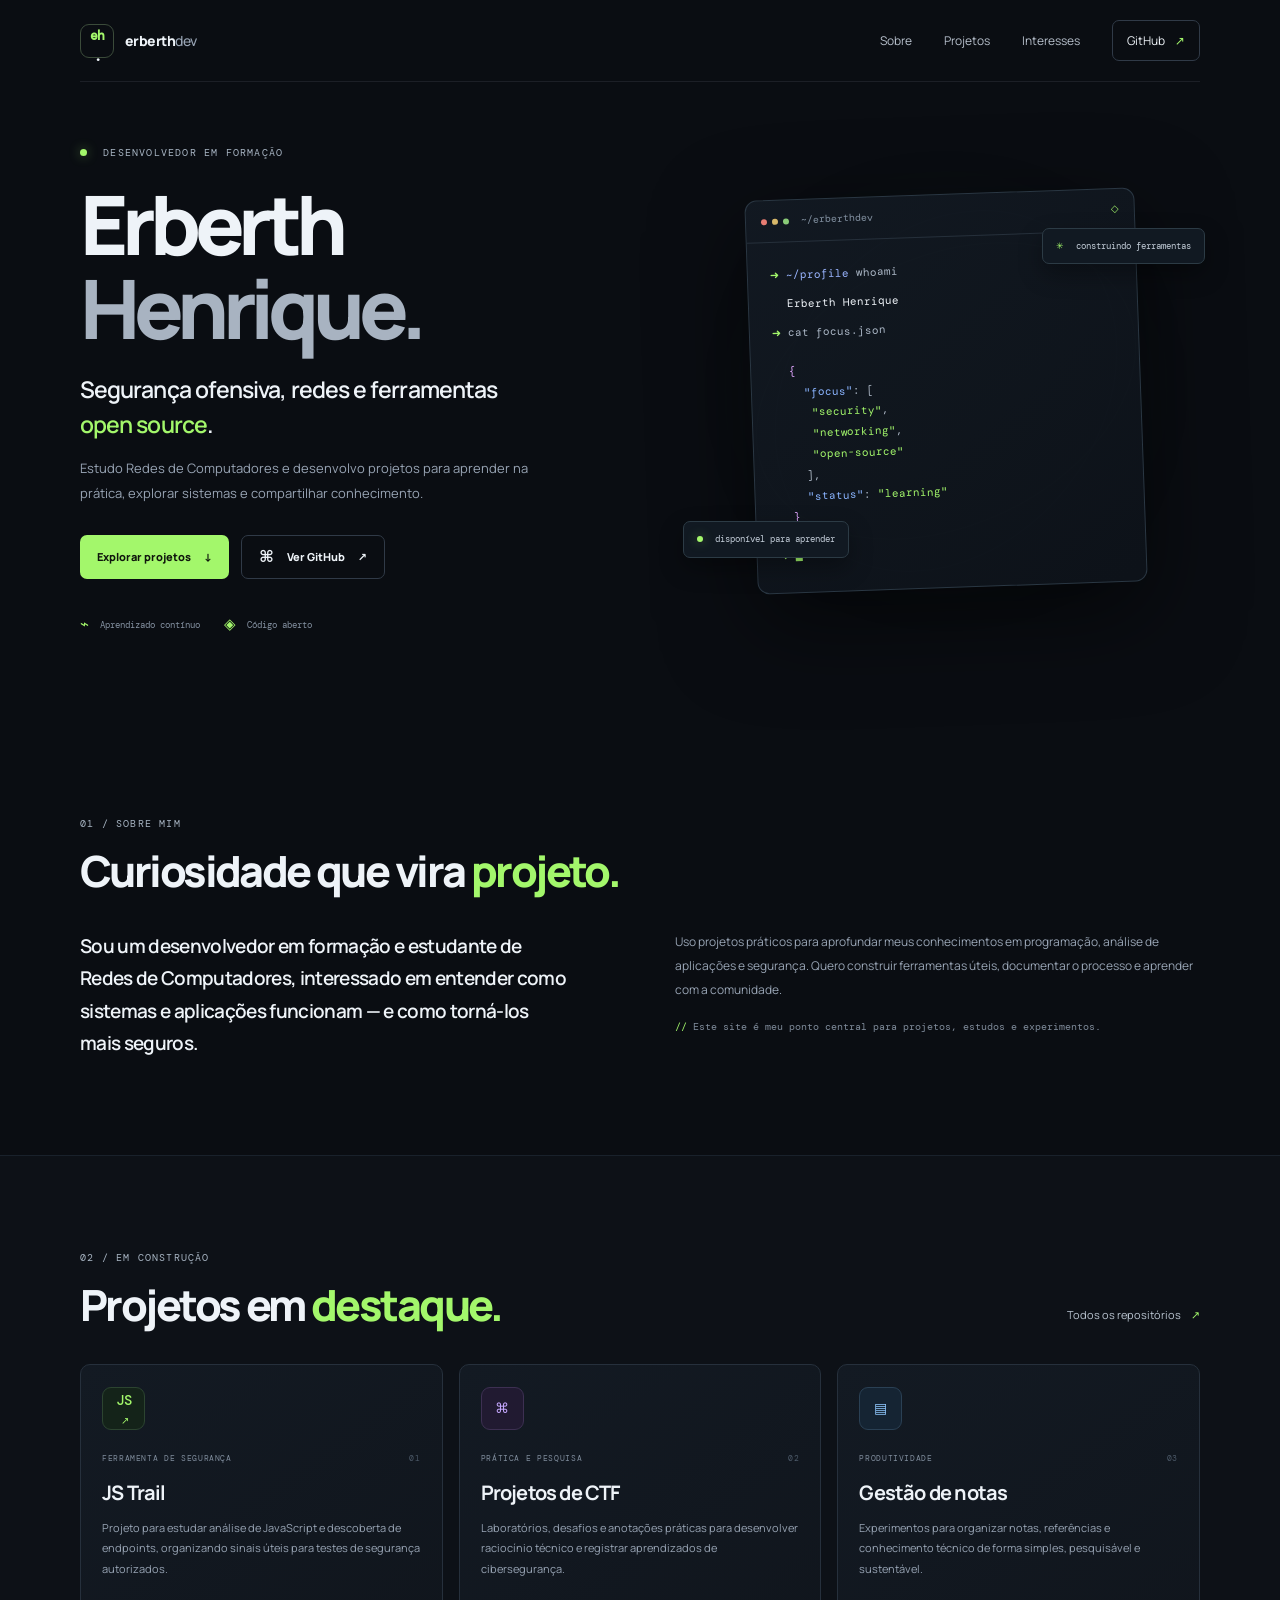
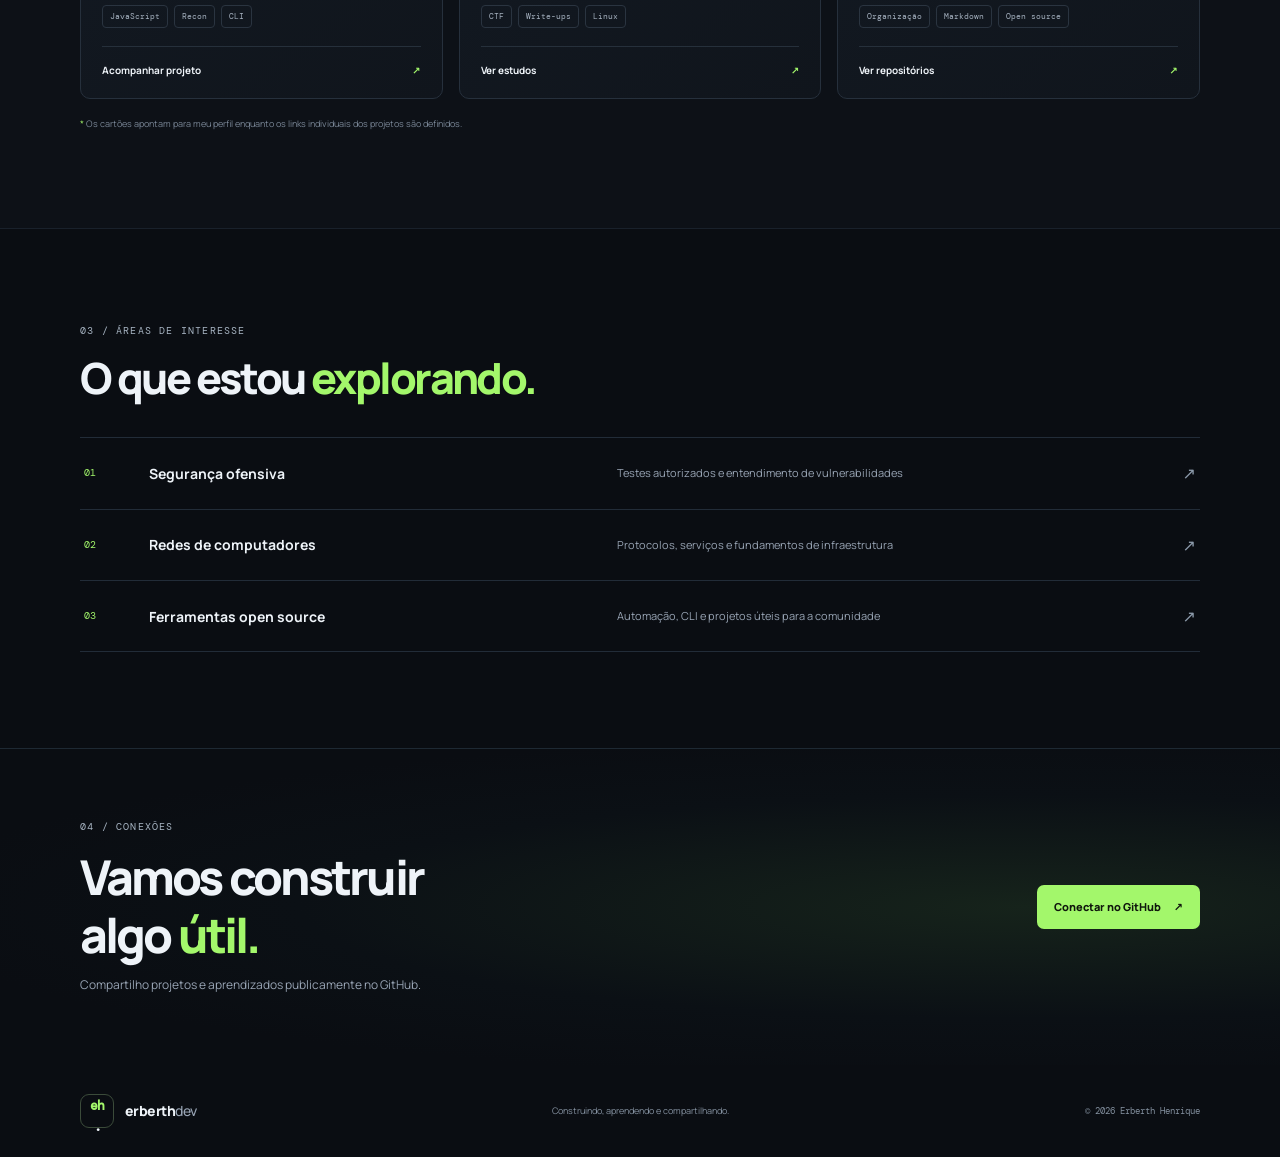
<file: index.html>
<!doctype html>
<html lang="pt-BR">
<head>
  <meta charset="utf-8">
  <meta name="viewport" content="width=device-width, initial-scale=1">
  <meta name="theme-color" content="#0a0d12">
  <meta name="description" content="Site pessoal de Erberth Henrique: desenvolvedor em formação, estudante de Redes de Computadores, interessado em segurança ofensiva e ferramentas open source.">
  <meta name="robots" content="index, follow, max-image-preview:large">
  <link rel="canonical" href="https://erberthdev.github.io/">
  <link rel="icon" href="favicon.svg" type="image/svg+xml">
  <link rel="stylesheet" href="style.css">
  <title>Erberth Henrique — Segurança ofensiva e open source</title>

  <meta property="og:type" content="website">
  <meta property="og:locale" content="pt_BR">
  <meta property="og:site_name" content="Erberth Henrique">
  <meta property="og:title" content="Erberth Henrique — Segurança ofensiva e open source">
  <meta property="og:description" content="Desenvolvedor em formação, estudante de Redes de Computadores e entusiasta de segurança ofensiva e ferramentas open source.">
  <meta property="og:url" content="https://erberthdev.github.io/">
  <meta name="twitter:card" content="summary">

  <script type="application/ld+json">
  {
    "@context": "https://schema.org",
    "@type": "Person",
    "name": "Erberth Henrique",
    "url": "https://erberthdev.github.io/",
    "sameAs": ["https://github.com/erberthdev"],
    "description": "Desenvolvedor em formação e estudante de Redes de Computadores, interessado em segurança ofensiva e ferramentas open source.",
    "knowsAbout": [
      "Segurança ofensiva",
      "Redes de computadores",
      "Ferramentas open source",
      "JavaScript",
      "Capture The Flag (CTF)"
    ]
  }
  </script>
</head>
<body>
  <a class="skip-link" href="#conteudo">Pular para o conteúdo</a>
  <header class="site-header wrap">
    <a class="brand" href="#inicio" aria-label="Erberth Henrique, início"><span class="brand-mark">eh<span>.</span></span><span>erberth<span class="muted">dev</span></span></a>
    <nav aria-label="Navegação principal">
      <a href="#sobre">Sobre</a>
      <a href="#projetos">Projetos</a>
      <a href="#foco">Interesses</a>
      <a class="nav-cta" href="https://github.com/erberthdev" target="_blank" rel="noopener noreferrer">GitHub <span aria-hidden="true">↗</span></a>
    </nav>
  </header>

  <main id="conteudo">
    <section class="hero wrap" id="inicio" aria-labelledby="hero-title">
      <div class="hero-copy">
        <p class="eyebrow"><span class="status-dot"></span> DESENVOLVEDOR EM FORMAÇÃO</p>
        <h1 id="hero-title">Erberth<br><span>Henrique.</span></h1>
        <p class="hero-lede">Segurança ofensiva, redes e ferramentas <span class="accent">open source</span>.</p>
        <p class="hero-text">Estudo Redes de Computadores e desenvolvo projetos para aprender na prática, explorar sistemas e compartilhar conhecimento.</p>
        <div class="hero-actions">
          <a class="button button-primary" href="#projetos">Explorar projetos <span aria-hidden="true">↓</span></a>
          <a class="button button-secondary" href="https://github.com/erberthdev" target="_blank" rel="noopener noreferrer"><span class="github-mark" aria-hidden="true">⌘</span> Ver GitHub <span aria-hidden="true">↗</span></a>
        </div>
        <div class="hero-meta"><span><span class="meta-symbol">⌁</span> Aprendizado contínuo</span><span><span class="meta-symbol">◈</span> Código aberto</span></div>
      </div>
      <div class="hero-visual" aria-label="Ilustração decorativa de terminal">
        <div class="orbit orbit-one"></div><div class="orbit orbit-two"></div>
        <div class="terminal-card">
          <div class="terminal-top"><div class="window-dots"><i></i><i></i><i></i></div><span>~/erberthdev</span><span class="terminal-lock">◇</span></div>
          <div class="terminal-body">
            <p><span class="prompt">➜</span> <span class="path">~/profile</span> whoami</p>
            <p class="terminal-output">Erberth Henrique</p>
            <p><span class="prompt">➜</span> cat focus.json</p>
            <div class="code-block"><span class="brace">{</span><br>&nbsp; <span class="key">"focus"</span>: [<br>&nbsp;&nbsp; <span class="string">"security"</span>,<br>&nbsp;&nbsp; <span class="string">"networking"</span>,<br>&nbsp;&nbsp; <span class="string">"open-source"</span><br>&nbsp; ],<br>&nbsp; <span class="key">"status"</span>: <span class="string">"learning"</span><br><span class="brace">}</span></div>
            <p class="terminal-ready"><span class="prompt">➜</span> <span class="cursor"></span></p>
          </div>
        </div>
        <div class="floating-tag tag-top"><span>✳</span> construindo ferramentas</div>
        <div class="floating-tag tag-bottom"><span class="status-dot"></span> disponível para aprender</div>
      </div>
    </section>

    <section class="section wrap" id="sobre" aria-labelledby="about-title">
      <div class="section-heading"><p class="eyebrow">01 / SOBRE MIM</p><h2 id="about-title">Curiosidade que vira <span class="accent">projeto.</span></h2></div>
      <div class="about-grid"><p class="about-lede">Sou um desenvolvedor em formação e estudante de Redes de Computadores, interessado em entender como sistemas e aplicações funcionam — e como torná-los mais seguros.</p><div class="about-detail"><p>Uso projetos práticos para aprofundar meus conhecimentos em programação, análise de aplicações e segurança. Quero construir ferramentas úteis, documentar o processo e aprender com a comunidade.</p><p class="small-note"><span class="accent">//</span> Este site é meu ponto central para projetos, estudos e experimentos.</p></div></div>
    </section>

    <section class="section projects-section" id="projetos" aria-labelledby="projects-title">
      <div class="wrap">
        <div class="section-heading heading-row"><div><p class="eyebrow">02 / EM CONSTRUÇÃO</p><h2 id="projects-title">Projetos em <span class="accent">destaque.</span></h2></div><a class="text-link" href="https://github.com/erberthdev" target="_blank" rel="noopener noreferrer">Todos os repositórios <span aria-hidden="true">↗</span></a></div>
        <div class="project-grid">
          <article class="project-card"><div class="project-icon icon-green">JS<span>↗</span></div><div class="project-topline"><span class="project-type">FERRAMENTA DE SEGURANÇA</span><span class="project-number">01</span></div><h3>JS Trail</h3><p>Projeto para estudar análise de JavaScript e descoberta de endpoints, organizando sinais úteis para testes de segurança autorizados.</p><div class="tags"><span>JavaScript</span><span>Recon</span><span>CLI</span></div><a class="card-link" href="https://github.com/erberthdev" target="_blank" rel="noopener noreferrer" aria-label="Ver repositórios de Erberth Henrique no GitHub">Acompanhar projeto <span aria-hidden="true">↗</span></a></article>
          <article class="project-card"><div class="project-icon icon-purple">⌘</div><div class="project-topline"><span class="project-type">PRÁTICA E PESQUISA</span><span class="project-number">02</span></div><h3>Projetos de CTF</h3><p>Laboratórios, desafios e anotações práticas para desenvolver raciocínio técnico e registrar aprendizados de cibersegurança.</p><div class="tags"><span>CTF</span><span>Write-ups</span><span>Linux</span></div><a class="card-link" href="https://github.com/erberthdev" target="_blank" rel="noopener noreferrer" aria-label="Ver projetos de CTF no GitHub">Ver estudos <span aria-hidden="true">↗</span></a></article>
          <article class="project-card"><div class="project-icon icon-blue">▤</div><div class="project-topline"><span class="project-type">PRODUTIVIDADE</span><span class="project-number">03</span></div><h3>Gestão de notas</h3><p>Experimentos para organizar notas, referências e conhecimento técnico de forma simples, pesquisável e sustentável.</p><div class="tags"><span>Organização</span><span>Markdown</span><span>Open source</span></div><a class="card-link" href="https://github.com/erberthdev" target="_blank" rel="noopener noreferrer" aria-label="Ver projetos de gestão de notas no GitHub">Ver repositórios <span aria-hidden="true">↗</span></a></article>
        </div>
        <p class="project-footnote"><span class="accent">*</span> Os cartões apontam para meu perfil enquanto os links individuais dos projetos são definidos.</p>
      </div>
    </section>

    <section class="section wrap" id="foco" aria-labelledby="focus-title">
      <div class="section-heading"><p class="eyebrow">03 / ÁREAS DE INTERESSE</p><h2 id="focus-title">O que estou <span class="accent">explorando.</span></h2></div>
      <div class="focus-list"><div><span class="focus-index">01</span><span class="focus-name">Segurança ofensiva</span><span class="focus-desc">Testes autorizados e entendimento de vulnerabilidades</span><span class="focus-arrow">↗</span></div><div><span class="focus-index">02</span><span class="focus-name">Redes de computadores</span><span class="focus-desc">Protocolos, serviços e fundamentos de infraestrutura</span><span class="focus-arrow">↗</span></div><div><span class="focus-index">03</span><span class="focus-name">Ferramentas open source</span><span class="focus-desc">Automação, CLI e projetos úteis para a comunidade</span><span class="focus-arrow">↗</span></div></div>
    </section>

    <section class="contact-section"><div class="wrap contact-inner"><div><p class="eyebrow">04 / CONEXÕES</p><h2>Vamos construir<br>algo <span class="accent">útil.</span></h2><p>Compartilho projetos e aprendizados publicamente no GitHub.</p></div><a class="button button-primary" href="https://github.com/erberthdev" target="_blank" rel="noopener noreferrer">Conectar no GitHub <span aria-hidden="true">↗</span></a></div></section>
  </main>

  <footer class="site-footer wrap"><a class="brand footer-brand" href="#inicio"><span class="brand-mark">eh<span>.</span></span><span>erberth<span class="muted">dev</span></span></a><p>Construindo, aprendendo e compartilhando.</p><span class="footer-copy">© <span id="year">2026</span> Erberth Henrique</span></footer>
  <script src="script.js" defer></script>
</body>
</html>
</file>
<file: style.css>
@import url('https://fonts.googleapis.com/css2?family=DM+Mono:wght@400;500&family=Manrope:wght@400;500;600;700;800&display=swap');
:root{color-scheme:dark;--bg:#0a0d12;--panel:#10151d;--panel-2:#121923;--text:#eef3f8;--muted:#98a4b4;--line:#222c38;--green:#a3f76b;--green-dim:#1d3520;--mono:'DM Mono',monospace;--sans:'Manrope',system-ui,sans-serif}*{box-sizing:border-box}html{scroll-behavior:smooth;scroll-padding-top:90px}body{margin:0;background:var(--bg);color:var(--text);font-family:var(--sans);line-height:1.65;-webkit-font-smoothing:antialiased}a{color:inherit;text-decoration:none}.wrap{width:min(1120px,calc(100% - 48px));margin-inline:auto}.skip-link{position:absolute;left:-999px;top:8px;background:var(--green);color:#0a0d12;padding:10px 14px;z-index:20}.skip-link:focus{left:8px}.site-header{height:82px;display:flex;align-items:center;justify-content:space-between;border-bottom:1px solid rgba(152,164,180,.12)}.brand{display:flex;align-items:center;gap:11px;font-size:14px;font-weight:800;letter-spacing:-.04em}.brand-mark{display:grid;place-items:center;width:34px;height:34px;border:1px solid #3b4b3a;border-radius:9px;color:var(--green);font-family:var(--mono);font-size:13px;letter-spacing:-.08em}.brand-mark span{color:var(--text)}.muted{color:var(--muted);font-weight:500}.site-header nav{display:flex;align-items:center;gap:32px;color:#b7c0cc;font-size:12px}.site-header nav>a{transition:color .2s}.site-header nav>a:hover,.text-link:hover,.card-link:hover{color:var(--green)}.nav-cta{padding:10px 14px;border:1px solid #303a47;border-radius:7px;color:var(--text)}.nav-cta span{margin-left:8px;color:var(--green)}.hero{display:grid;grid-template-columns:1.05fr .95fr;align-items:center;gap:50px;min-height:590px;padding-top:42px;padding-bottom:65px}.eyebrow{font-family:var(--mono);font-size:10px;letter-spacing:.12em;color:#a7b4c2;margin:0 0 22px}.status-dot{display:inline-block;width:7px;height:7px;border-radius:50%;background:var(--green);box-shadow:0 0 12px #a3f76b70;margin-right:9px}.hero h1{font-size:clamp(54px,7vw,82px);line-height:1.02;letter-spacing:-.075em;margin:0 0 22px;font-weight:800}.hero h1 span{color:#a8b3c1}.hero-lede{font-size:clamp(18px,2vw,23px);font-weight:600;line-height:1.5;letter-spacing:-.04em;margin:0 0 15px;max-width:470px}.accent{color:var(--green)}.hero-text{max-width:470px;color:var(--muted);font-size:13px;line-height:1.9;margin:0}.hero-actions{display:flex;gap:12px;flex-wrap:wrap;margin-top:29px}.button{min-height:44px;display:inline-flex;align-items:center;justify-content:center;gap:13px;padding:0 17px;border-radius:7px;font-size:11px;font-weight:800;transition:transform .2s,border-color .2s}.button:hover{transform:translateY(-2px)}.button-primary{background:var(--green);color:#10170d}.button-primary:hover{background:#b7ff8c}.button-secondary{border:1px solid #303a47;color:var(--text)}.button-secondary:hover{border-color:var(--green)}.github-mark{font-size:16px}.hero-meta{display:flex;gap:24px;margin-top:33px;font-family:var(--mono);font-size:9px;color:#8592a2}.meta-symbol{color:var(--green);font-size:15px;vertical-align:-1px;margin-right:6px}.hero-visual{position:relative;min-height:400px;display:grid;place-items:center;isolation:isolate}.hero-visual:before{content:"";position:absolute;width:290px;height:290px;border-radius:50%;background:#17351a55;filter:blur(45px);z-index:-2}.orbit{position:absolute;border:1px solid #293b33;border-radius:50%;transform:rotate(-25deg)}.orbit-one{width:400px;height:270px}.orbit-two{width:310px;height:390px;transform:rotate(38deg);border-color:#222f3a}.terminal-card{width:min(100%,390px);border:1px solid #2a3743;background:linear-gradient(145deg,#121922f5,#0d1219f7);border-radius:12px;box-shadow:0 30px 90px #0008;overflow:hidden;transform:rotate(-2deg)}.terminal-top{height:42px;border-bottom:1px solid #26303b;display:flex;align-items:center;gap:12px;padding:0 15px;font-family:var(--mono);font-size:10px;color:#8391a1}.window-dots{display:flex;gap:5px}.window-dots i{display:block;width:6px;height:6px;border-radius:50%;background:#4c5b69}.window-dots i:first-child{background:#e87d73}.window-dots i:nth-child(2){background:#d8b86a}.window-dots i:nth-child(3){background:#8acb78}.terminal-lock{margin-left:auto;color:var(--green)}.terminal-body{padding:22px 22px 18px;font-family:var(--mono);font-size:11px;line-height:1.9;color:#aab6c5}.terminal-body p{margin:0 0 8px}.prompt{color:var(--green)}.path{color:#9ab5ff}.terminal-output{padding-left:16px;color:#f0f5fa!important}.code-block{padding:10px 0 10px 16px;color:#aeb9c7}.key{color:#8ab4ff}.string{color:var(--green)}.brace{color:#e1a6ff}.terminal-ready{margin-top:7px!important}.cursor{display:inline-block;width:7px;height:13px;background:var(--green);vertical-align:-2px;animation:blink 1.1s steps(2,start) infinite}@keyframes blink{to{visibility:hidden}}.floating-tag{position:absolute;background:#111922;border:1px solid #2c3b45;border-radius:7px;padding:10px 13px;font-family:var(--mono);font-size:9px;color:#c4ced9;box-shadow:0 10px 25px #0005}.floating-tag span:not(.status-dot){color:var(--green);margin-right:7px}.tag-top{top:37px;right:-5px}.tag-bottom{bottom:33px;left:-9px}.tag-bottom .status-dot{width:6px;height:6px;margin-right:7px}.section{padding-top:94px;padding-bottom:96px}.section-heading{margin-bottom:34px}.section-heading .eyebrow{margin-bottom:12px}.section-heading h2,.contact-inner h2{font-size:clamp(30px,4vw,43px);line-height:1.2;letter-spacing:-.06em;margin:0;font-weight:800}.about-grid{display:grid;grid-template-columns:1fr 1fr;gap:70px}.about-lede{font-size:19px;font-weight:600;letter-spacing:-.035em;line-height:1.7;margin:0;max-width:490px}.about-detail{color:var(--muted);font-size:12px;line-height:2}.about-detail p{margin:0 0 15px}.small-note{font-family:var(--mono);font-size:10px!important;color:#7f8b9a}.projects-section{background:#0d1117;border-top:1px solid #19212b;border-bottom:1px solid #19212b}.heading-row{display:flex;justify-content:space-between;align-items:end}.text-link{font-size:11px;color:#bac5d1;padding-bottom:6px}.text-link span{color:var(--green);margin-left:8px}.project-grid{display:grid;grid-template-columns:repeat(3,1fr);gap:16px}.project-card{position:relative;display:flex;flex-direction:column;min-height:335px;padding:22px 21px 20px;background:linear-gradient(145deg,#131a23,#10151c);border:1px solid #26303c;border-radius:10px;transition:border-color .2s,transform .2s}.project-card:hover{border-color:#526c4b;transform:translateY(-4px)}.project-icon{width:43px;height:43px;display:grid;place-items:center;border:1px solid #2c4430;border-radius:9px;font-family:var(--mono);font-weight:500;font-size:14px;margin-bottom:22px}.project-icon span{font-size:10px;margin-left:2px}.icon-green{color:var(--green);background:#142319}.icon-purple{color:#c6a8ff;background:#211a31;border-color:#3d3052}.icon-blue{color:#90c9ff;background:#152433;border-color:#2a4054}.project-topline{display:flex;justify-content:space-between;align-items:center;font-family:var(--mono);font-size:8px;letter-spacing:.08em;color:#7f8c9c}.project-number{color:#4d5a69}.project-card h3{font-size:20px;letter-spacing:-.04em;margin:10px 0 9px}.project-card>p{font-size:11px;line-height:1.9;color:var(--muted);margin:0 0 17px}.tags{display:flex;gap:6px;flex-wrap:wrap;margin-top:auto;margin-bottom:18px}.tags span{font-family:var(--mono);font-size:8px;color:#a6b2c0;border:1px solid #2a3440;border-radius:4px;padding:4px 7px}.card-link{display:flex;justify-content:space-between;align-items:center;border-top:1px solid #26303b;padding-top:15px;font-size:10px;font-weight:700}.card-link span{color:var(--green)}.project-footnote{font-size:9px;color:#798696;margin:18px 0 0}.focus-list{border-top:1px solid var(--line)}.focus-list>div{display:grid;grid-template-columns:50px 1fr 1.2fr 20px;align-items:center;gap:15px;padding:22px 4px;border-bottom:1px solid var(--line)}.focus-index{font-family:var(--mono);font-size:10px;color:var(--green)}.focus-name{font-size:14px;font-weight:700}.focus-desc{font-size:11px;color:var(--muted)}.focus-arrow{color:#8c9aaa;text-align:right}.contact-section{border-top:1px solid #1e2933;background:radial-gradient(ellipse at 80% 50%,#16231b 0%,#0b1015 50%,#0a0d12 78%);padding:70px 0}.contact-inner{display:flex;justify-content:space-between;align-items:center;gap:30px}.contact-inner .eyebrow{margin-bottom:12px}.contact-inner h2{font-size:clamp(34px,4vw,48px)}.contact-inner p:not(.eyebrow){font-size:12px;color:var(--muted);margin:12px 0 0}.contact-inner>.button{flex-shrink:0}.site-footer{min-height:92px;display:flex;align-items:center;justify-content:space-between;gap:20px;color:#8491a0}.footer-brand{color:var(--text)}.site-footer>p,.footer-copy{font-size:9px}.footer-copy{font-family:var(--mono)}
@media(min-width:1200px){.hero{min-height:640px}}@media(max-width:800px){.hero{grid-template-columns:1fr;gap:15px;padding-top:65px}.hero-visual{min-height:360px;margin-top:5px}.hero-copy{max-width:600px}.tag-top{right:2%}.tag-bottom{left:2%}.about-grid{gap:30px}.project-grid{grid-template-columns:1fr;gap:12px}.project-card{min-height:280px}.project-icon{margin-bottom:16px}.project-card>p{max-width:540px}.focus-list>div{grid-template-columns:35px 1fr 20px}.focus-desc{grid-column:2;grid-row:2}.focus-arrow{grid-column:3;grid-row:1/3}.section{padding-top:70px;padding-bottom:72px}}@media(max-width:560px){.wrap{width:calc(100% - 36px)}.site-header{height:70px}.site-header nav{gap:14px;font-size:10px}.site-header nav>a:nth-child(1),.site-header nav>a:nth-child(3){display:none}.nav-cta{padding:8px 10px}.hero{padding-top:54px;padding-bottom:50px}.hero h1{font-size:60px}.hero-visual{min-height:320px}.terminal-card{width:94%}.orbit-one{width:320px;height:230px}.orbit-two{width:250px;height:330px}.floating-tag{font-size:8px;padding:8px 10px}.tag-top{top:10px}.tag-bottom{bottom:10px}.hero-meta{gap:14px;flex-wrap:wrap}.section-heading h2{font-size:31px}.about-grid{grid-template-columns:1fr;gap:14px}.about-lede{font-size:17px}.heading-row{align-items:start;gap:15px;flex-direction:column}.text-link{padding:0}.focus-list>div{gap:10px;padding:18px 0}.focus-name{font-size:12px}.focus-desc{font-size:10px}.contact-inner{align-items:flex-start;flex-direction:column}.contact-section{padding:55px 0}.site-footer{padding-top:22px;padding-bottom:22px;flex-wrap:wrap;gap:12px}.site-footer>p{order:3;flex-basis:100%;margin:0}.footer-copy{font-size:8px}}@media(prefers-reduced-motion:reduce){*,*::before,*::after{scroll-behavior:auto!important;animation:none!important;transition:none!important}}
</file>
